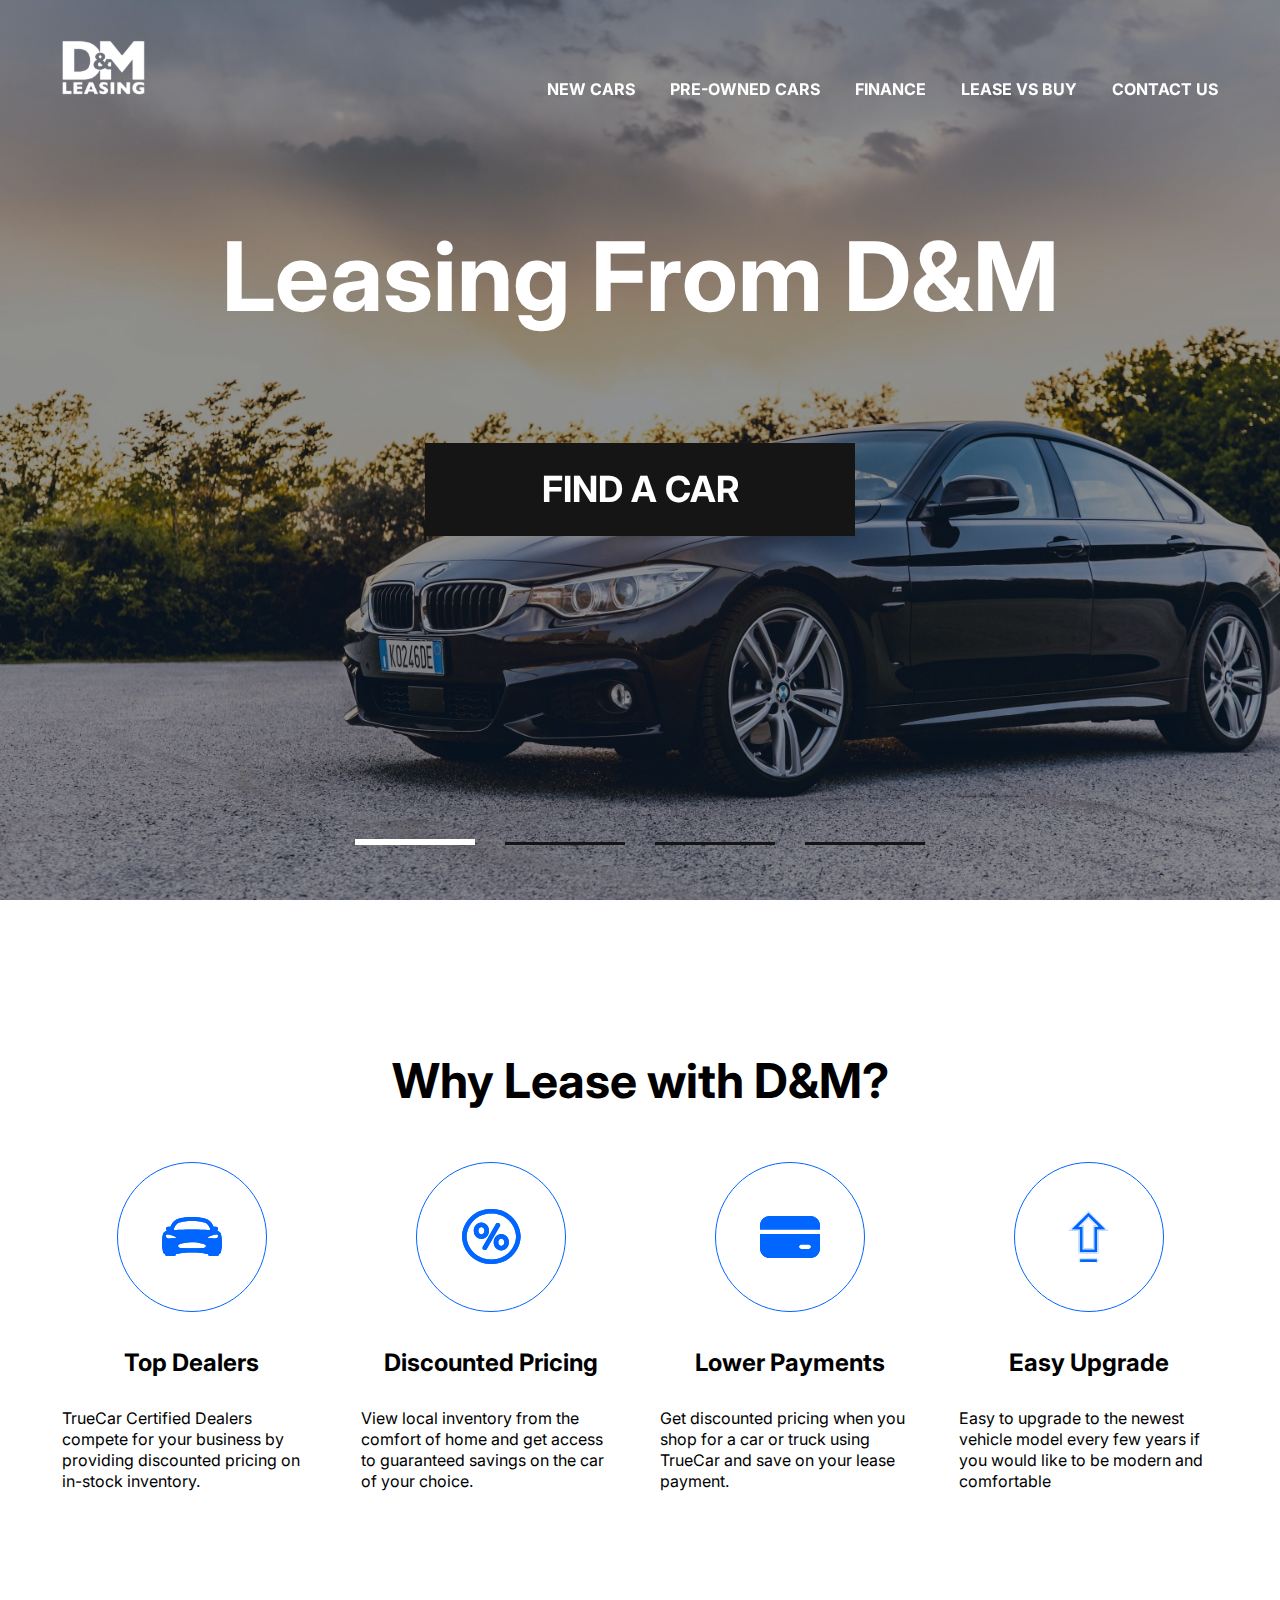
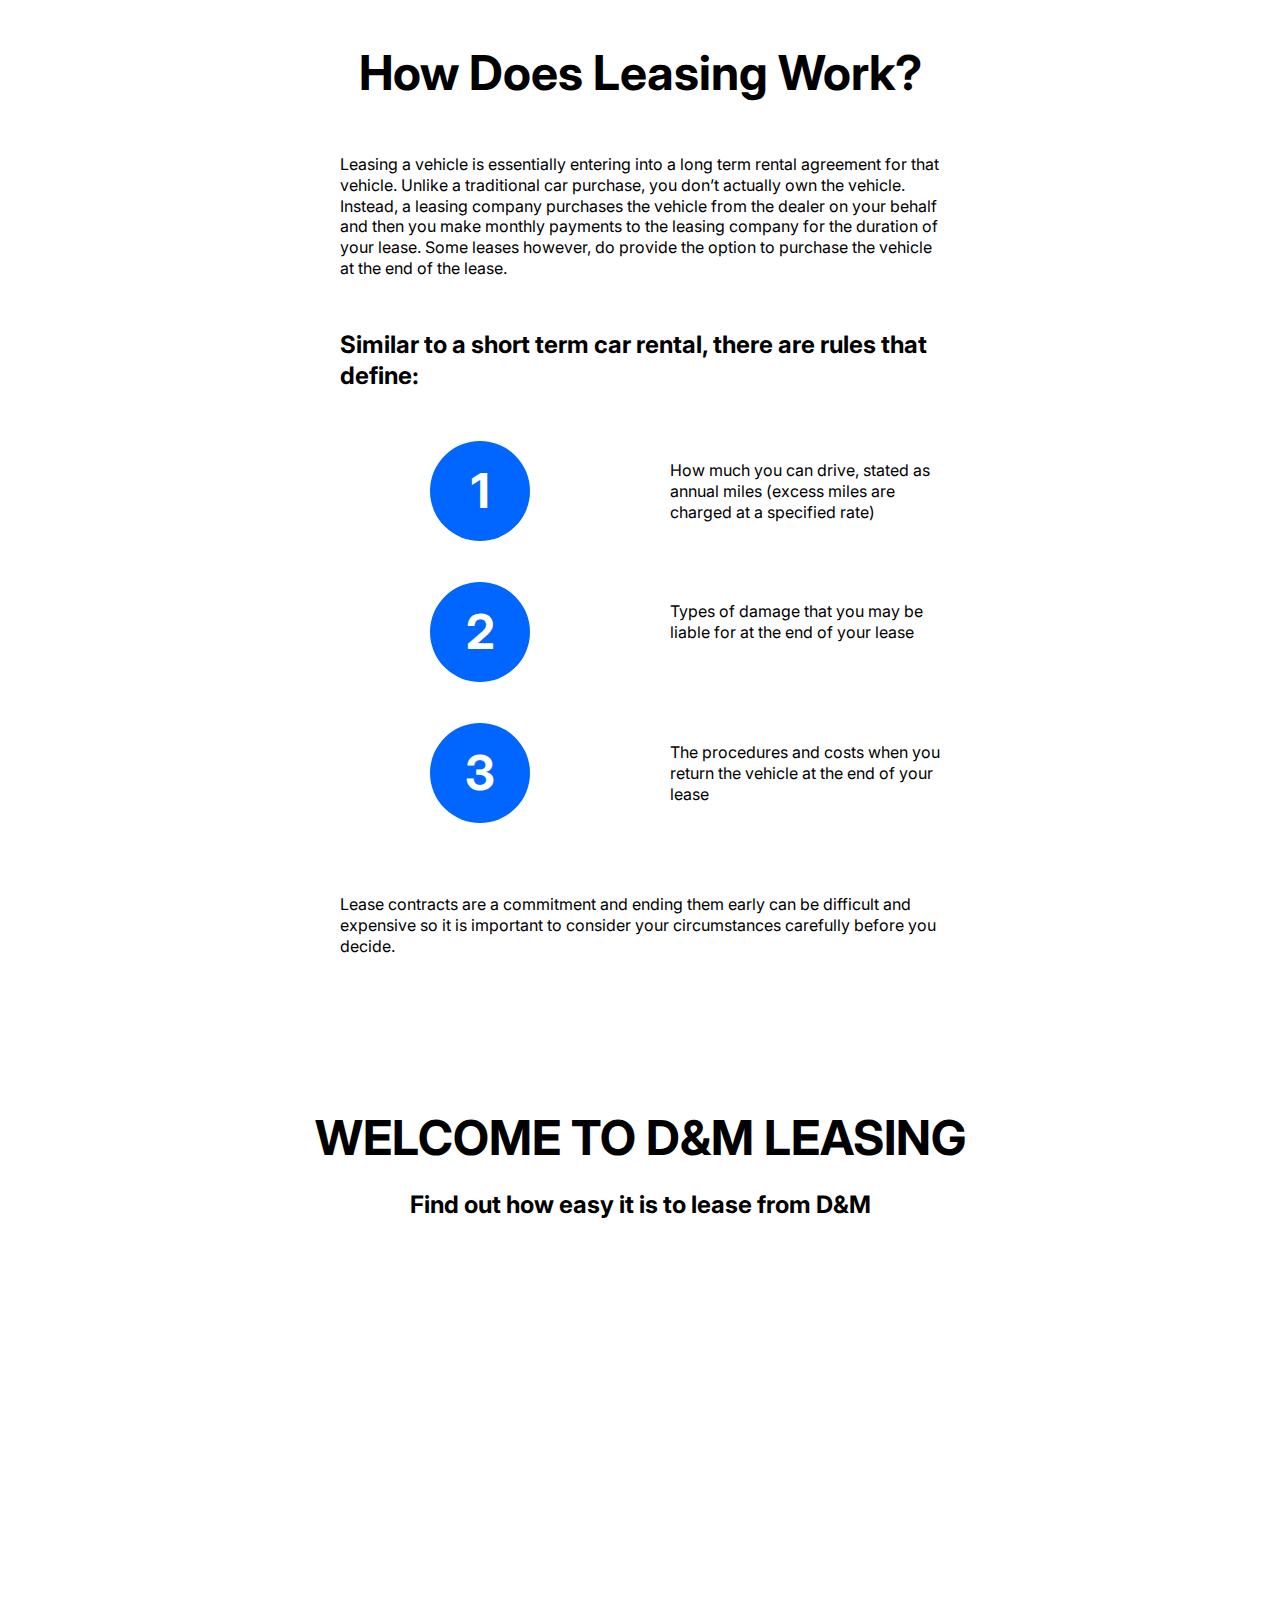
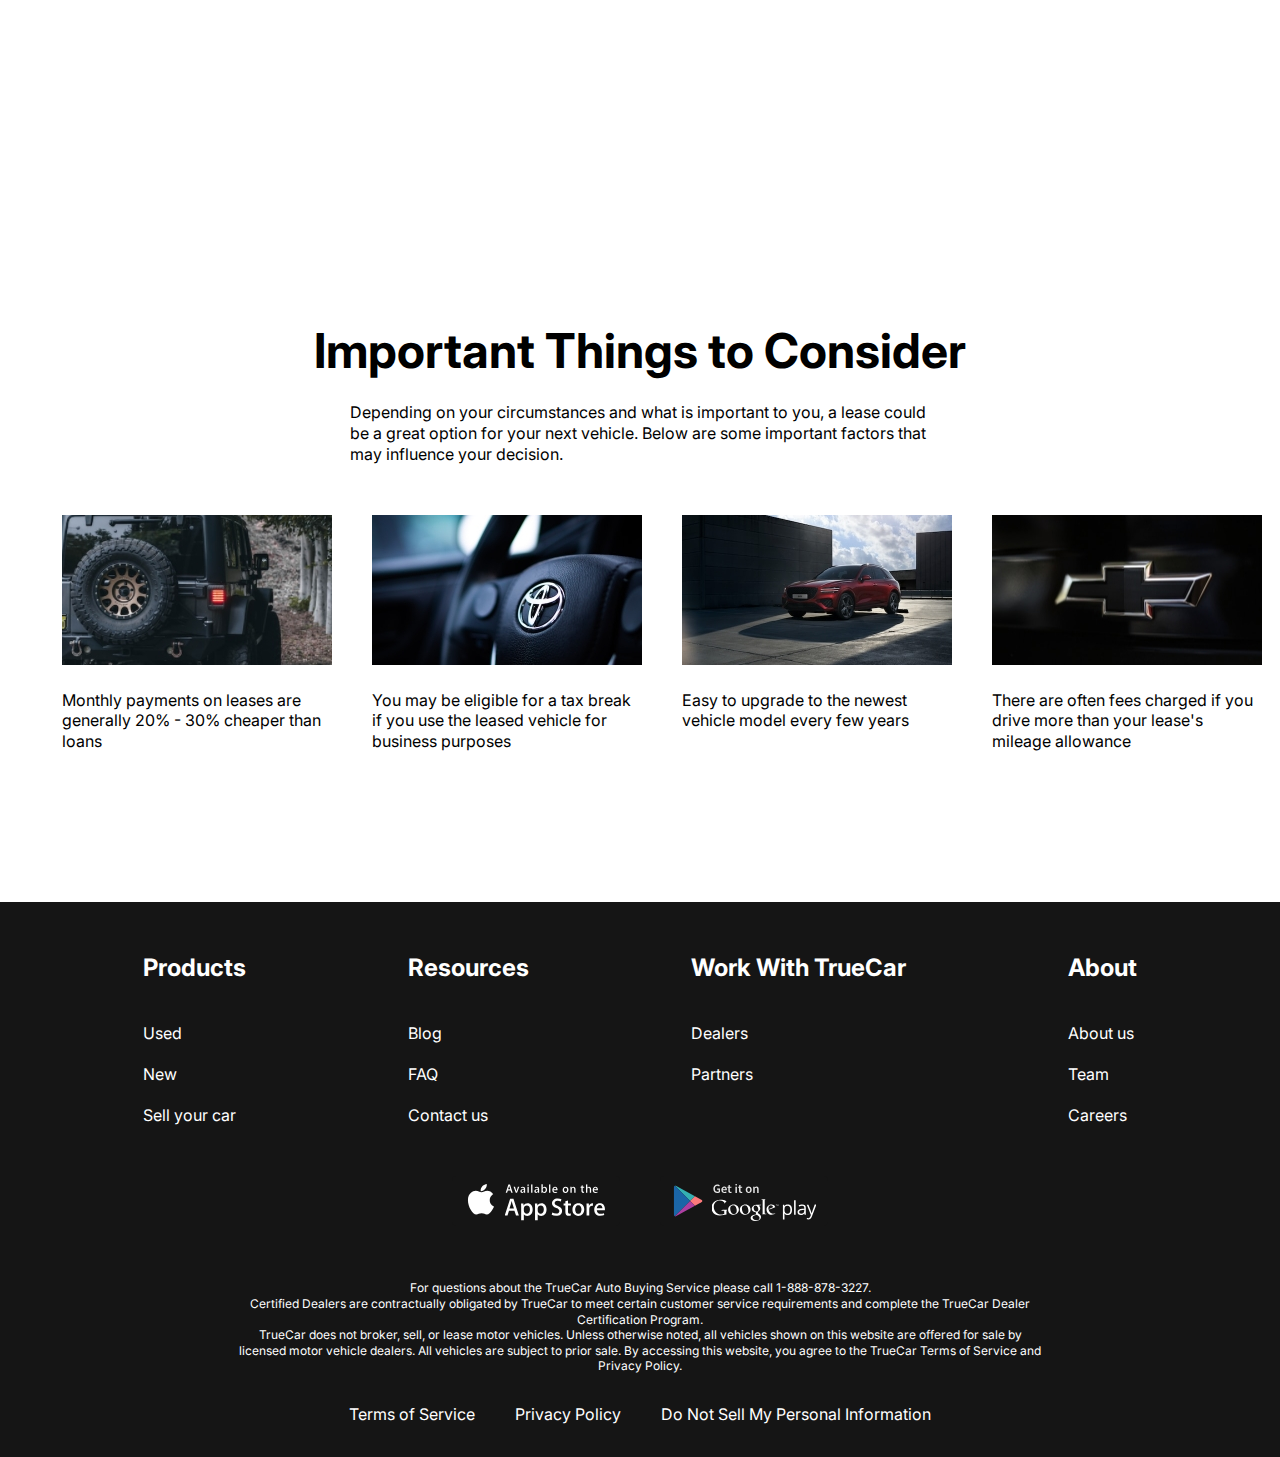
<file: index.html>
<!DOCTYPE html>
<html lang="en">
<head>
    <meta charset="UTF-8">
    <meta name="viewport" content="width=device-width, initial-scale=1.0">
    <title>D & M Leasing</title>
    <link rel="preconnect" href="https://fonts.googleapis.com">
    <link rel="preconnect" href="https://fonts.gstatic.com" crossorigin>
    <link href="https://fonts.googleapis.com/css2?family=Inter:wght@100..900&display=swap" rel="stylesheet">
    <link rel="stylesheet" href="css/normalize.css">
    <link rel="stylesheet" href="css/swiper-bundle.min.css">
    <link rel="stylesheet" href="css/basic.css">
    <link rel="stylesheet" href="css/header.css">
    <link rel="stylesheet" href="css/top.css">
    <link rel="stylesheet" href="css/slider.css">
    <link rel="stylesheet" href="css/why-lease.css">
    <link rel="stylesheet" href="css/how-lease.css">
    <link rel="stylesheet" href="css/video.css">
    <link rel="stylesheet" href="css/important.css">
    <link rel="stylesheet" href="css/footer.css">
    <link rel="stylesheet" href="css/media-main.css">
</head>
<body>
    <div class="wrapper">
        <header class="header header-main">
            <div class="container">
                <div class="header__inner">
                    <a class="logo" href="index.html">
                        <img class="logo__img" src="img/logo.svg" alt="">
                    </a>
                    <nav class="menu">
                        <button class="menu__btn">
                            <span></span>
                            <span></span>
                            <span></span>
                        </button>
                        <ul class="menu__list">
                            <li class="menu__list-item">
                                <a href="cars.html" class="menu__list-link">NEW CARS</a>
                            </li>
                            <li class="menu__list-item">
                                <a href="#" class="menu__list-link">PRE-OWNED CARS</a>
                            </li>
                            <li class="menu__list-item">
                                <a href="#" class="menu__list-link">FINANCE</a>
                            </li>
                            <li class="menu__list-item">
                                <a href="#" class="menu__list-link">LEASE VS BUY</a>
                            </li>
                            <li class="menu__list-item">
                            <a href="contacts.html" class="menu__list-link">CONTACT US</a>
                            </li>
                        </ul>
                    </nav>
                </div>
            </div>
        </header>
        <main class="main">
            <section class="top">
                <div class="container">
                    <h1 class="top__title">Leasing From D&M</h1>
                    <a class="top__link" href="cars.html">FIND A CAR</a>
                </div>
            </section>
            <div class="slider">
                <div class="swiper">
                    <div class="swiper-wrapper">
                        <div class="swiper-slide" style="background-image: url(img/slider-1.jpeg);"></div>
                        <div class="swiper-slide" style="background-image: url(img/slider-2.jpeg);"></div>
                        <div class="swiper-slide" style="background-image: url(img/slider-1.jpeg);"></div>
                        <div class="swiper-slide" style="background-image: url(img/slider-2.jpeg);"></div>
                    </div>
                    <div class="swiper-pagination"></div>
                </div>
            </div>
            <section class="why-lease">
                <div class="container">
                    <h2 class="section-title">Why Lease with D&M?</h2>
                    <ul class="why-lease__list">
                        <li class="why-lease__item">
                            <img class="why-lease__item-img" src="img/dealers.svg" alt="icon">
                            <h3 class="why-lease__item-title">Top Dealers</h3>
                            <p class="why-lease__item-text">TrueCar Certified Dealers compete for your business by providing discounted pricing on in-stock inventory.</p>
                        </li>
                        <li class="why-lease__item">
                            <img class="why-lease__item-img" src="img/discount.svg" alt="icon">
                            <h3 class="why-lease__item-title">Discounted Pricing</h3>
                            <p class="why-lease__item-text">View local inventory from the comfort of home and get access to guaranteed savings on the car of your choice.</p>
                        </li>
                        <li class="why-lease__item">
                            <img class="why-lease__item-img" src="img/payments.svg" alt="icon">
                            <h3 class="why-lease__item-title">Lower Payments</h3>
                            <p class="why-lease__item-text">Get discounted pricing when you shop for a car or truck using TrueCar and save on your lease payment.</p>
                        </li>
                        <li class="why-lease__item">
                            <img class="why-lease__item-img" src="img/upgrade.svg" alt="icon">
                            <h3 class="why-lease__item-title">Easy Upgrade</h3>
                            <p class="why-lease__item-text">Easy to upgrade to the newest vehicle model every few years if you would like to be modern and comfortable</p>
                        </li>
                    </ul>
                </div>
            </section>
            <section class="how-lease">
                <div class="container">
                    <div class="how-lease__inner">
                        <h2 class="section-title">How Does Leasing Work?</h2>
                        <p class="how-lease__text">Leasing a vehicle is essentially entering into a long term rental agreement for that vehicle. Unlike a traditional car purchase, you don’t actually own the vehicle. Instead, a leasing company purchases the vehicle from the dealer on your behalf and then you make monthly payments to the leasing company for the duration of your lease. Some leases however, do provide the option to purchase the vehicle at the end of the lease.</p>
                        <h4 class="how-lease__title">Similar to a short term car rental, there are rules that define:</h4>
                        <ol class="how-lease__list">
                            <li class="how-lease__item">
                                <p class="how-lease__item-text">How much you can drive, stated as annual miles (excess miles are charged at a specified rate)</p>
                            </li>
                            <li class="how-lease__item">
                                <p class="how-lease__item-text">Types of damage that you may be liable for at the end of your lease</p>
                            </li>
                            <li class="how-lease__item">
                                <p class="how-lease__item-text">The procedures and costs when you return the vehicle at the end of your lease</p>
                            </li>
                        </ol>
                        <p class="how-lease__text">
                            Lease contracts are a commitment and ending them early can be difficult and expensive so it is important to consider your circumstances carefully before you decide.
                        </p>
                    </div>
                </div>
            </section>
            <section class="video">
                <div class="container">
                    <h2 class="section-title video__title">WELCOME TO D&M LEASING</h2>
                    <p class="video__text">Find out how easy it is to lease from D&M</p>
                    <iframe class="video__content" width="1000" height="500" src="https://www.youtube.com/embed/F2k7xpNFDTU?si=Cshl0SmIKZHNOOrB" title="YouTube video player" frameborder="0" allow="accelerometer; autoplay; clipboard-write; encrypted-media; gyroscope; picture-in-picture; web-share" allowfullscreen></iframe>
                </div>
            </section>
            <section class="important">
                <div class="container">
                    <h2 class="section-title important__title">Important Things to Consider</h2>
                    <p class="important__text">Depending on your circumstances and what is important to you, a lease could be a great option for your next vehicle. Below are some important factors that may influence your decision.</p>
                    <ul class="important__list">
                        <li class="important__item">
                            <img class="important__item-img" src="img/important-img-1.jpeg" alt="">
                            <p class="important__item-text">Monthly payments on leases are generally 20% - 30% cheaper than loans</p>
                        </li>
                        <li class="important__item">
                            <img class="important__item-img" src="img/important-img-2.jpeg" alt="">
                            <p class="important__item-text">You may be eligible for a tax break if you use the leased vehicle for business purposes</p>
                        </li>
                        <li class="important__item">
                            <img class="important__item-img" src="img/important-img-3.jpeg" alt="">
                            <p class="important__item-text">Easy to upgrade to the newest vehicle model every few years</p>
                        </li>
                        <li class="important__item">
                            <img class="important__item-img" src="img/important-img-4.jpeg" alt="">
                            <p class="important__item-text">There are often fees charged if you drive more than your lease's mileage allowance</p>
                        </li>
                    </ul>
                </div>
            </section>
        </main>
        <footer class="footer">
            <div class="container">
                <nav class="footer__menu">
                    <ul class="footer__menu-list">
                        <li class="footer__menu-item">
                            <h4 class="footer__menu-title">Products</h4>
                        </li>
                        <li class="footer__menu-item">
                            <a href="#" class="footer__menu-link">Used</a>
                        </li>
                        <li class="footer__menu-item">
                            <a href="#" class="footer__menu-link">New</a>
                        </li>
                        <li class="footer__menu-item">
                            <a href="#" class="footer__menu-link">Sell your car</a>
                        </li>
                    </ul>
                    <ul class="footer__menu-list">
                        <li class="footer__menu-item">
                            <h4 class="footer__menu-title">Resources</h4>
                        </li>
                        <li class="footer__menu-item">
                            <a href="#" class="footer__menu-link">Blog</a>
                        </li>
                        <li class="footer__menu-item">
                            <a href="#" class="footer__menu-link">FAQ</a>
                        </li>
                        <li class="footer__menu-item">
                            <a href="#" class="footer__menu-link">Contact us</a>
                        </li>
                    </ul>
                    <ul class="footer__menu-list">
                        <li class="footer__menu-item">
                            <h4 class="footer__menu-title">Work With TrueCar</h4>
                        </li>
                        <li class="footer__menu-item">
                            <a href="#" class="footer__menu-link">Dealers</a>
                        </li>
                        <li class="footer__menu-item">
                            <a href="#" class="footer__menu-link">Partners</a>
                        </li>
                    </ul>
                    <ul class="footer__menu-list">
                        <li class="footer__menu-item">
                            <h4 class="footer__menu-title">About</h4>
                        </li>
                        <li class="footer__menu-item">
                            <a href="#" class="footer__menu-link">About us</a>
                        </li>
                        <li class="footer__menu-item">
                            <a href="#" class="footer__menu-link">Team</a>
                        </li>
                        <li class="footer__menu-item">
                            <a href="#" class="footer__menu-link">Careers</a>
                        </li>
                    </ul>
                </nav>
                <ul class="app">
                    <li class="app__item">
                        <a href="#" class="app__item-link">
                            <img class="app__item-img" src="img/app-store.svg" alt="App Store">
                        </a>
                    </li>
                    <li class="app__item">
                        <a href="#" class="app__item-link">
                            <img class="app__item-img" src="img/google-play.svg" alt="Google play">
                        </a>
                    </li>
                </ul>
                <div class="footer__copy">
                    <p class="footer__copy-text">For questions about the TrueCar Auto Buying Service please call 1-888-878-3227.<br> Certified Dealers are contractually obligated by TrueCar to meet certain customer service requirements and complete the TrueCar Dealer<br> Certification Program.</p>
                    <p class="footer__copy-text">TrueCar does not broker, sell, or lease motor vehicles. Unless otherwise noted, all vehicles shown on this website are offered for sale by<br> licensed motor vehicle dealers. All vehicles are subject to prior sale. By accessing this website, you agree to the TrueCar Terms of Service and<br> Privacy Policy.</p>
                </div>
                <nav class="copy__nav">
                    <ul class="copy__nav-list">
                        <li class="copy__nav-item">
                            <a href="#" class="copy__nav-link">Terms of Service</a>
                        </li>
                        <li class="copy__nav-item">
                            <a href="#" class="copy__nav-link">Privacy Policy</a>
                        </li>
                        <li class="copy__nav-item">
                            <a href="#" class="copy__nav-link">Do Not Sell My Personal Information</a>
                        </li>
                    </ul>
                </nav>
            </div>
        </footer>
    </div>
    <script src="js/swiper-bundle.min.js"></script>
    <script src="js/main.js"></script>
</body>
</html>
</file>
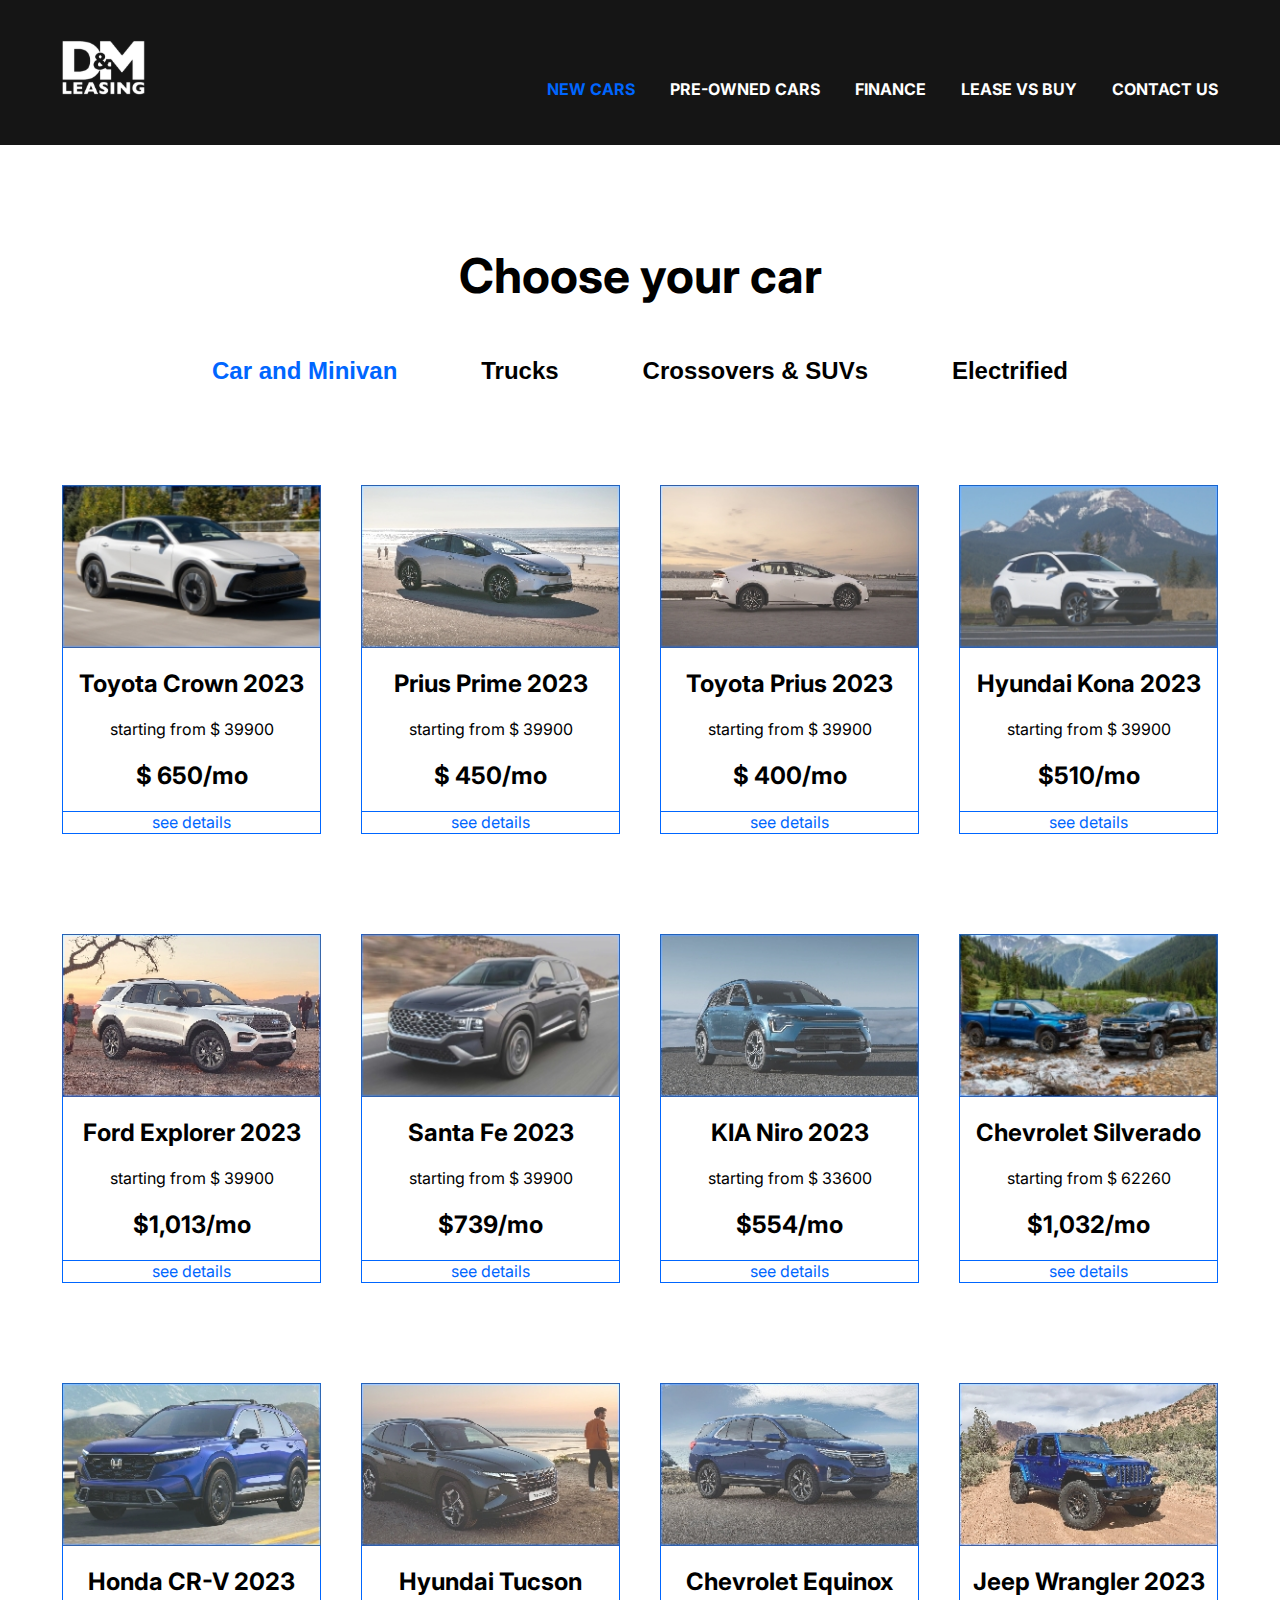
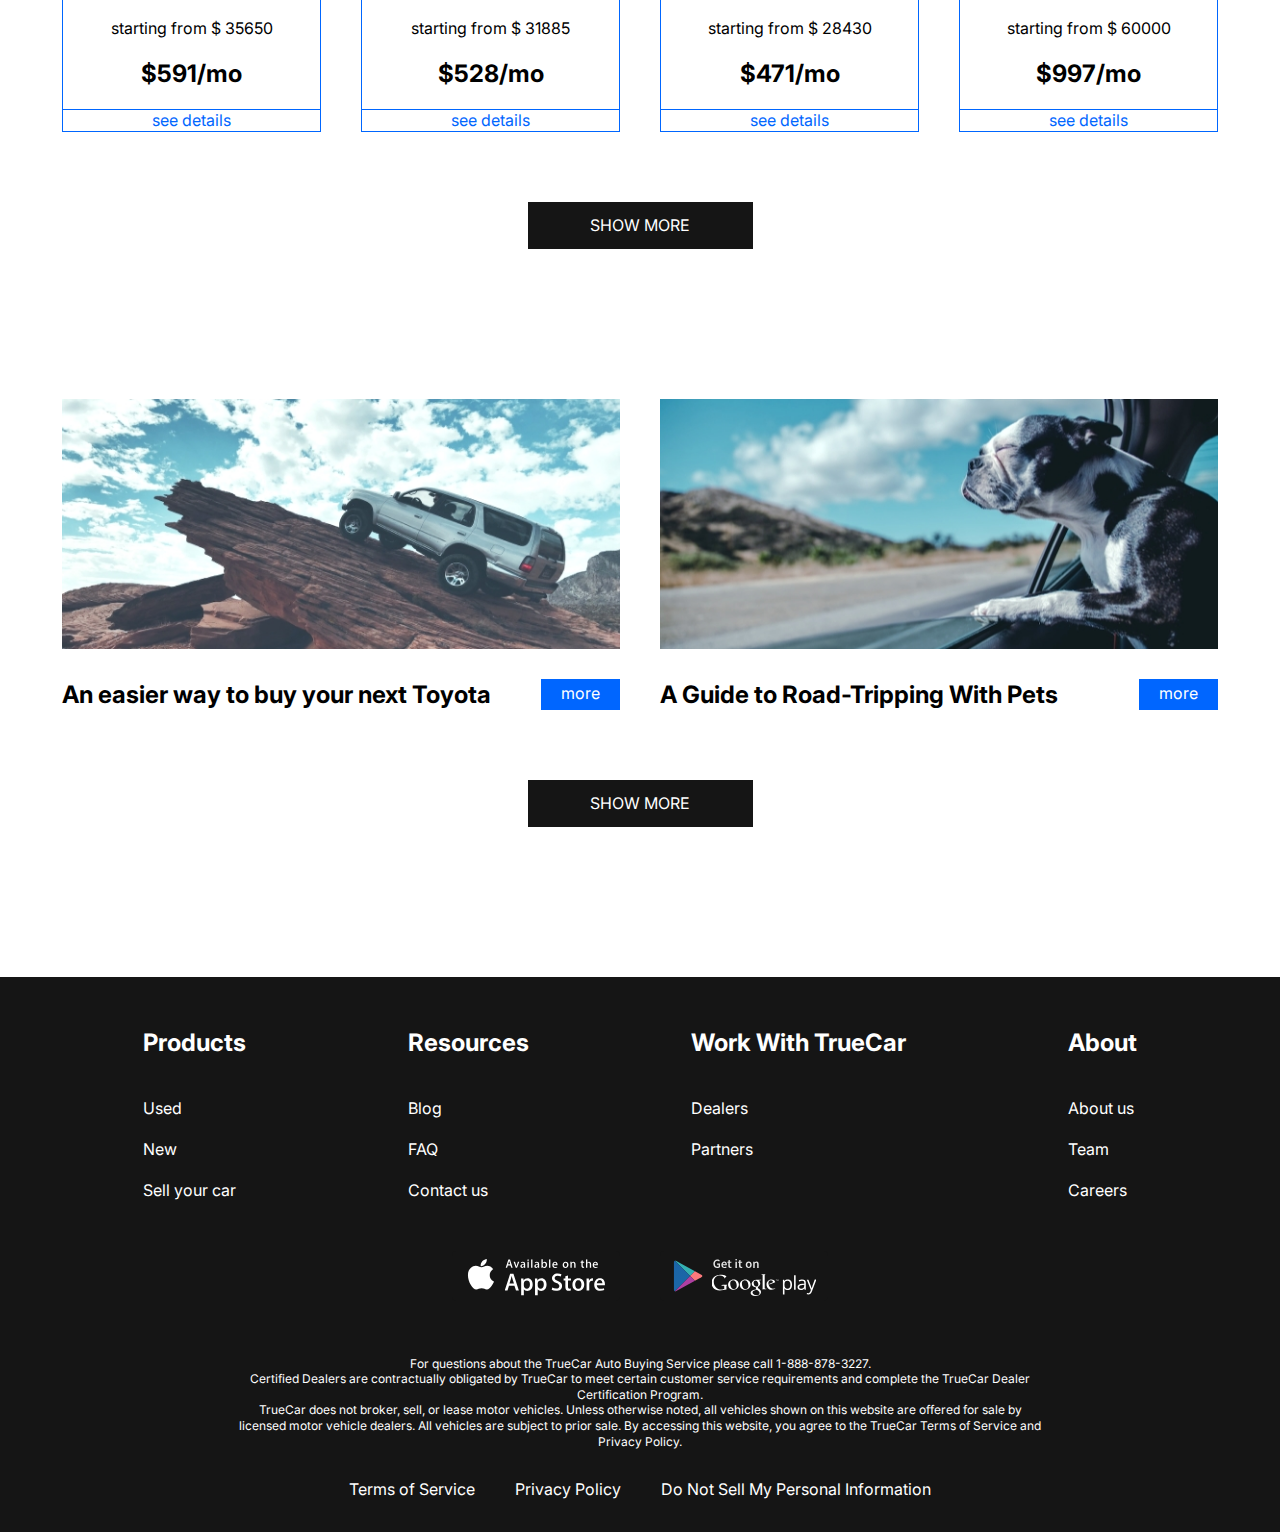
<file: cars.html>
<!DOCTYPE html>
<html lang="en">
<head>
    <meta charset="UTF-8">
    <meta name="viewport" content="width=device-width, initial-scale=1.0">
    <title>D & M Leasing</title>
    <link rel="preconnect" href="https://fonts.googleapis.com">
    <link rel="preconnect" href="https://fonts.gstatic.com" crossorigin>
    <link href="https://fonts.googleapis.com/css2?family=Inter:wght@100..900&display=swap" rel="stylesheet">
    <link rel="stylesheet" href="css/basic.css">
    <link rel="stylesheet" href="css/header.css">
    <link rel="stylesheet" href="css/choose.css">
    <link rel="stylesheet" href="css/blog.css">
    <link rel="stylesheet" href="css/footer.css">
    <link rel="stylesheet" href="css/media-cars.css">
</head>
<body>
    <div class="wrapper">
        <header class="header">
            <div class="container">
                <div class="header__inner">
                    <a class="logo" href="index.html">
                        <img class="logo__img" src="img/logo.svg" alt="image">
                    </a>
                    <nav class="menu">
                        <button class="menu__btn">
                            <span></span>
                            <span></span>
                            <span></span>
                        </button>
                        <ul class="menu__list">
                            <li class="menu__list-item">
                                <a href="#" class="menu__list-link menu__list-link--active">NEW CARS</a>
                            </li>
                            <li class="menu__list-item">
                                <a href="#" class="menu__list-link">PRE-OWNED CARS</a>
                            </li>
                            <li class="menu__list-item">
                                <a href="#" class="menu__list-link">FINANCE</a>
                            </li>
                            <li class="menu__list-item">
                                <a href="#" class="menu__list-link">LEASE VS BUY</a>
                            </li>
                            <li class="menu__list-item">
                                <a href="contacts.html" class="menu__list-link">CONTACT US</a>
                            </li>
                        </ul>
                    </nav>
                </div>
            </div>
        </header>
        <main class="main">
            <section class="choose">
                <div class="container">
                    <h2 class="section-title">Choose your car</h2>
                    <div class="tabs">
                        <div class="tabs__btn">
                            <button class="tabs__btn-item tabs__btn-item--active" data-button="content-1">Car and Minivan</button>
                            <button class="tabs__btn-item" data-button="content-2">Trucks</button>
                            <button class="tabs__btn-item" data-button="content-3">Crossovers & SUVs</button>
                            <button class="tabs__btn-item" data-button="content-4">Electrified</button>
                        </div>
                        <div class="tabs__content">
                            <div class="tabs__content-item tabs__content-item--active" id="content-1">
                                <div class="card">
                                    <img class="card__img" src="img/toyota-crown.jpeg" alt="Toyota Crown">
                                    <div class="card__content">
                                        <h4 class="card__title">Toyota Crown 2023</h4>
                                        <p class="card__text">starting from $ 39900</p>
                                        <p class="card__price">$ 650/mo</p>
                                    </div>
                                    <a class="card__link" href="#" >see details</a>
                                </div>
                                <div class="card">
                                    <img class="card__img" src="img/prius-prime.jpeg" alt="Prius Prime">
                                    <div class="card__content">
                                        <h4 class="card__title">Prius Prime 2023</h4>
                                        <p class="card__text">starting from $ 39900</p>
                                        <p class="card__price"> $ 450/mo</p>
                                    </div>
                                    <a class="card__link" href="#" >see details</a>
                                </div>
                                <div class="card">
                                    <img class="card__img" src="img/toyota-prius.jpeg" alt="Toyota Prius">
                                    <div class="card__content">
                                        <h4 class="card__title">Toyota Prius 2023</h4>
                                        <p class="card__text">starting from $ 39900</p>
                                        <p class="card__price"> $ 400/mo</p>
                                    </div>
                                    <a class="card__link" href="#" >see details</a>
                                </div>
                                <div class="card">
                                    <img class="card__img" src="img/hyundai-kona.jpeg" alt="Hyundai Kona">
                                    <div class="card__content">
                                        <h4 class="card__title">Hyundai Kona 2023</h4>
                                        <p class="card__text">starting from $ 39900</p>
                                        <p class="card__price">$510/mo</p>
                                    </div>
                                    <a class="card__link" href="#" >see details</a>
                                </div>
                                <div class="card">
                                    <img class="card__img" src="img/ford-explorer.jpeg" alt="Ford Explorer">
                                    <div class="card__content">
                                        <h4 class="card__title">Ford Explorer 2023</h4>
                                        <p class="card__text">starting from $ 39900</p>
                                        <p class="card__price">$1,013/mo</p>
                                    </div>
                                    <a class="card__link" href="#" >see details</a>
                                </div>
                                <div class="card">
                                    <img class="card__img" src="img/satna-fe.jpeg" alt="Santa  Fe">
                                    <div class="card__content">
                                        <h4 class="card__title">Santa  Fe 2023</h4>
                                        <p class="card__text">starting from $ 39900</p>
                                        <p class="card__price">$739/mo</p>
                                    </div>
                                    <a class="card__link" href="#" >see details</a>
                                </div>
                                <div class="card">
                                    <img class="card__img" src="img/kia-niro.jpeg" alt="KIA Niro">
                                    <div class="card__content">
                                        <h4 class="card__title">KIA Niro 2023</h4>
                                        <p class="card__text">starting from $ 33600</p>
                                        <p class="card__price">$554/mo</p>
                                    </div>
                                    <a class="card__link" href="#" >see details</a>
                                </div>
                                <div class="card">
                                    <img class="card__img" src="img/chevrolet-silverado.jpeg" alt="Chevrolet Silverado">
                                    <div class="card__content">
                                        <h4 class="card__title">Chevrolet Silverado</h4>
                                        <p class="card__text">starting from $ 62260</p>
                                        <p class="card__price">$1,032/mo</p>
                                    </div>
                                    <a class="card__link" href="#" >see details</a>
                                </div>
                                <div class="card">
                                    <img class="card__img" src="img/honda-crv.jpeg" alt="Honda CR-V">
                                    <div class="card__content">
                                        <h4 class="card__title">Honda CR-V 2023</h4>
                                        <p class="card__text">starting from $ 35650</p>
                                        <p class="card__price">$591/mo</p>
                                    </div>
                                    <a class="card__link" href="#" >see details</a>
                                </div>
                                <div class="card">
                                    <img class="card__img" src="img/hyundai-tucson.jpeg" alt="Hyundai Tucson">
                                    <div class="card__content">
                                        <h4 class="card__title">Hyundai Tucson</h4>
                                        <p class="card__text">starting from $ 31885</p>
                                        <p class="card__price">$528/mo</p>
                                    </div>
                                    <a class="card__link" href="#" >see details</a>
                                </div>
                                <div class="card">
                                    <img class="card__img" src="img/chevrolet-equinox.jpeg" alt="Chevrolet Equinox">
                                    <div class="card__content">
                                        <h4 class="card__title">Chevrolet Equinox </h4>
                                        <p class="card__text">starting from $ 28430</p>
                                        <p class="card__price">$471/mo</p>
                                    </div>
                                    <a class="card__link" href="#" >see details</a>
                                </div>
                                <div class="card">
                                    <img class="card__img" src="img/jeep-wrangler.jpeg" alt="Jeep Wrangler">
                                    <div class="card__content">
                                        <h4 class="card__title">Jeep Wrangler 2023</h4>
                                        <p class="card__text">starting from $ 60000</p>
                                        <p class="card__price">$997/mo</p>
                                    </div>
                                    <a class="card__link" href="#" >see details</a>
                                </div>
                            </div>
                            <div class="tabs__content-item" id="content-2">
                                <div class="card">
                                    <img class="card__img" src="img/ford-explorer.jpeg" alt="Ford Explorer">
                                    <div class="card__content">
                                        <h4 class="card__title">Ford Explorer 2023</h4>
                                        <p class="card__text">starting from $ 39900</p>
                                        <p class="card__price">$1,013/mo</p>
                                    </div>
                                    <a class="card__link" href="#" >see details</a>
                                </div>
                                <div class="card">
                                    <img class="card__img" src="img/satna-fe.jpeg" alt="Santa  Fe">
                                    <div class="card__content">
                                        <h4 class="card__title">Santa  Fe 2023</h4>
                                        <p class="card__text">starting from $ 39900</p>
                                        <p class="card__price">$739/mo</p>
                                    </div>
                                    <a class="card__link" href="#" >see details</a>
                                </div>
                                <div class="card">
                                    <img class="card__img" src="img/kia-niro.jpeg" alt="KIA Niro">
                                    <div class="card__content">
                                        <h4 class="card__title">KIA Niro 2023</h4>
                                        <p class="card__text">starting from $ 33600</p>
                                        <p class="card__price">$554/mo</p>
                                    </div>
                                    <a class="card__link" href="#" >see details</a>
                                </div>
                                <div class="card">
                                    <img class="card__img" src="img/chevrolet-silverado.jpeg" alt="Chevrolet Silverado">
                                    <div class="card__content">
                                        <h4 class="card__title">Chevrolet Silverado</h4>
                                        <p class="card__text">starting from $ 62260</p>
                                        <p class="card__price">$1,032/mo</p>
                                    </div>
                                    <a class="card__link" href="#" >see details</a>
                                </div>
                            </div>
                            <div class="tabs__content-item" id="content-3">
                                <div class="card">
                                    <img class="card__img" src="img/honda-crv.jpeg" alt="Honda CR-V">
                                    <div class="card__content">
                                        <h4 class="card__title">Honda CR-V 2023</h4>
                                        <p class="card__text">starting from $ 35650</p>
                                        <p class="card__price">$591/mo</p>
                                    </div>
                                    <a class="card__link" href="#" >see details</a>
                                </div>
                                <div class="card">
                                    <img class="card__img" src="img/hyundai-tucson.jpeg" alt="Hyundai Tucson">
                                    <div class="card__content">
                                        <h4 class="card__title">Hyundai Tucson</h4>
                                        <p class="card__text">starting from $ 31885</p>
                                        <p class="card__price">$528/mo</p>
                                    </div>
                                    <a class="card__link" href="#" >see details</a>
                                </div>
                                <div class="card">
                                    <img class="card__img" src="img/chevrolet-equinox.jpeg" alt="Chevrolet Equinox">
                                    <div class="card__content">
                                        <h4 class="card__title">Chevrolet Equinox </h4>
                                        <p class="card__text">starting from $ 28430</p>
                                        <p class="card__price">$471/mo</p>
                                    </div>
                                    <a class="card__link" href="#" >see details</a>
                                </div>
                                <div class="card">
                                    <img class="card__img" src="img/jeep-wrangler.jpeg" alt="Jeep Wrangler">
                                    <div class="card__content">
                                        <h4 class="card__title">Jeep Wrangler 2023</h4>
                                        <p class="card__text">starting from $ 60000</p>
                                        <p class="card__price">$997/mo</p>
                                    </div>
                                    <a class="card__link" href="#" >see details</a>
                                </div>
                            </div>
                            <div class="tabs__content-item" id="content-4">
                                <div class="card">
                                    <img class="card__img" src="img/toyota-crown.jpeg" alt="Toyota Crown">
                                    <div class="card__content">
                                        <h4 class="card__title">Toyota Crown 2023</h4>
                                        <p class="card__text">starting from $ 39900</p>
                                        <p class="card__price">$ 650/mo</p>
                                    </div>
                                    <a class="card__link" href="#" >see details</a>
                                </div>
                                <div class="card">
                                    <img class="card__img" src="img/prius-prime.jpeg" alt="Prius Prime">
                                    <div class="card__content">
                                        <h4 class="card__title">Prius Prime 2023</h4>
                                        <p class="card__text">starting from $ 39900</p>
                                        <p class="card__price"> $ 450/mo</p>
                                    </div>
                                    <a class="card__link" href="#" >see details</a>
                                </div>
                                <div class="card">
                                    <img class="card__img" src="img/toyota-prius.jpeg" alt="Toyota Prius">
                                    <div class="card__content">
                                        <h4 class="card__title">Toyota Prius 2023</h4>
                                        <p class="card__text">starting from $ 39900</p>
                                        <p class="card__price"> $ 400/mo</p>
                                    </div>
                                    <a class="card__link" href="#" >see details</a>
                                </div>
                                <div class="card">
                                    <img class="card__img" src="img/hyundai-kona.jpeg" alt="Hyundai Kona">
                                    <div class="card__content">
                                        <h4 class="card__title">Hyundai Kona 2023</h4>
                                        <p class="card__text">starting from $ 39900</p>
                                        <p class="card__price">$510/mo</p>
                                    </div>
                                    <a class="card__link" href="#" >see details</a>
                                </div>
                            </div>
                        </div>
                    </div>
                    <a class="showmore__link">SHOW MORE</a>
                </div>
            </section>
            <section class="blog">
                <div class="container">
                    <div class="blog__items">
                        <div class="blog__item">
                            <img class="blog__item-img" src="img/blog-img-1.jpeg" alt="image">
                            <h4 class="blog__item-title">An easier way to buy your next Toyota</h4>
                            <a href="#" class="blog__item-link">more</a>
                        </div>
                        <div class="blog__item">
                            <img class="blog__item-img" src="img/blog-img-2.jpeg" alt="image">
                            <h4 class="blog__item-title">A Guide to Road-Tripping With Pets</h4>
                            <a href="#" class="blog__item-link">more</a>
                        </div>
                    </div>
                    <a class="showmore__link">SHOW MORE</a>
                </div>
            </section>
        </main>
        <footer class="footer">
            <div class="container">
                <nav class="footer__menu">
                    <ul class="footer__menu-list">
                        <li class="footer__menu-item">
                            <h4 class="footer__menu-title">Products</h4>
                        </li>
                        <li class="footer__menu-item">
                            <a href="#" class="footer__menu-link">Used</a>
                        </li>
                        <li class="footer__menu-item">
                            <a href="#" class="footer__menu-link">New</a>
                        </li>
                        <li class="footer__menu-item">
                            <a href="#" class="footer__menu-link">Sell your car</a>
                        </li>
                    </ul>
                    <ul class="footer__menu-list">
                        <li class="footer__menu-item">
                            <h4 class="footer__menu-title">Resources</h4>
                        </li>
                        <li class="footer__menu-item">
                            <a href="#" class="footer__menu-link">Blog</a>
                        </li>
                        <li class="footer__menu-item">
                            <a href="#" class="footer__menu-link">FAQ</a>
                        </li>
                        <li class="footer__menu-item">
                            <a href="#" class="footer__menu-link">Contact us</a>
                        </li>
                    </ul>
                    <ul class="footer__menu-list">
                        <li class="footer__menu-item">
                            <h4 class="footer__menu-title">Work With TrueCar</h4>
                        </li>
                        <li class="footer__menu-item">
                            <a href="#" class="footer__menu-link">Dealers</a>
                        </li>
                        <li class="footer__menu-item">
                            <a href="#" class="footer__menu-link">Partners</a>
                        </li>
                    </ul>
                    <ul class="footer__menu-list">
                        <li class="footer__menu-item">
                            <h4 class="footer__menu-title">About</h4>
                        </li>
                        <li class="footer__menu-item">
                            <a href="#" class="footer__menu-link">About us</a>
                        </li>
                        <li class="footer__menu-item">
                            <a href="#" class="footer__menu-link">Team</a>
                        </li>
                        <li class="footer__menu-item">
                            <a href="#" class="footer__menu-link">Careers</a>
                        </li>
                    </ul>
                </nav>
                <ul class="app">
                    <li class="app__item">
                        <a href="#" class="app__item-link">
                            <img class="app__item-img" src="img/app-store.svg" alt="App Store">
                        </a>
                    </li>
                    <li class="app__item">
                        <a href="#" class="app__item-link">
                            <img class="app__item-img" src="img/google-play.svg" alt="Google play">
                        </a>
                    </li>
                </ul>
                <div class="footer__copy">
                    <p class="footer__copy-text">For questions about the TrueCar Auto Buying Service please call 1-888-878-3227.<br> Certified Dealers are contractually obligated by TrueCar to meet certain customer service requirements and complete the TrueCar Dealer<br> Certification Program.</p>
                    <p class="footer__copy-text">TrueCar does not broker, sell, or lease motor vehicles. Unless otherwise noted, all vehicles shown on this website are offered for sale by<br> licensed motor vehicle dealers. All vehicles are subject to prior sale. By accessing this website, you agree to the TrueCar Terms of Service and<br> Privacy Policy.</p>
                </div>
                <nav class="copy__nav">
                    <ul class="copy__nav-list">
                        <li class="copy__nav-item">
                            <a href="#" class="copy__nav-link">Terms of Service</a>
                        </li>
                        <li class="copy__nav-item">
                            <a href="#" class="copy__nav-link">Privacy Policy</a>
                        </li>
                        <li class="copy__nav-item">
                            <a href="#" class="copy__nav-link">Do Not Sell My Personal Information</a>
                        </li>
                    </ul>
                </nav>
            </div>
        </footer>
    </div>
    <script src="js/main.js"></script>
</body>
</html>
</file>
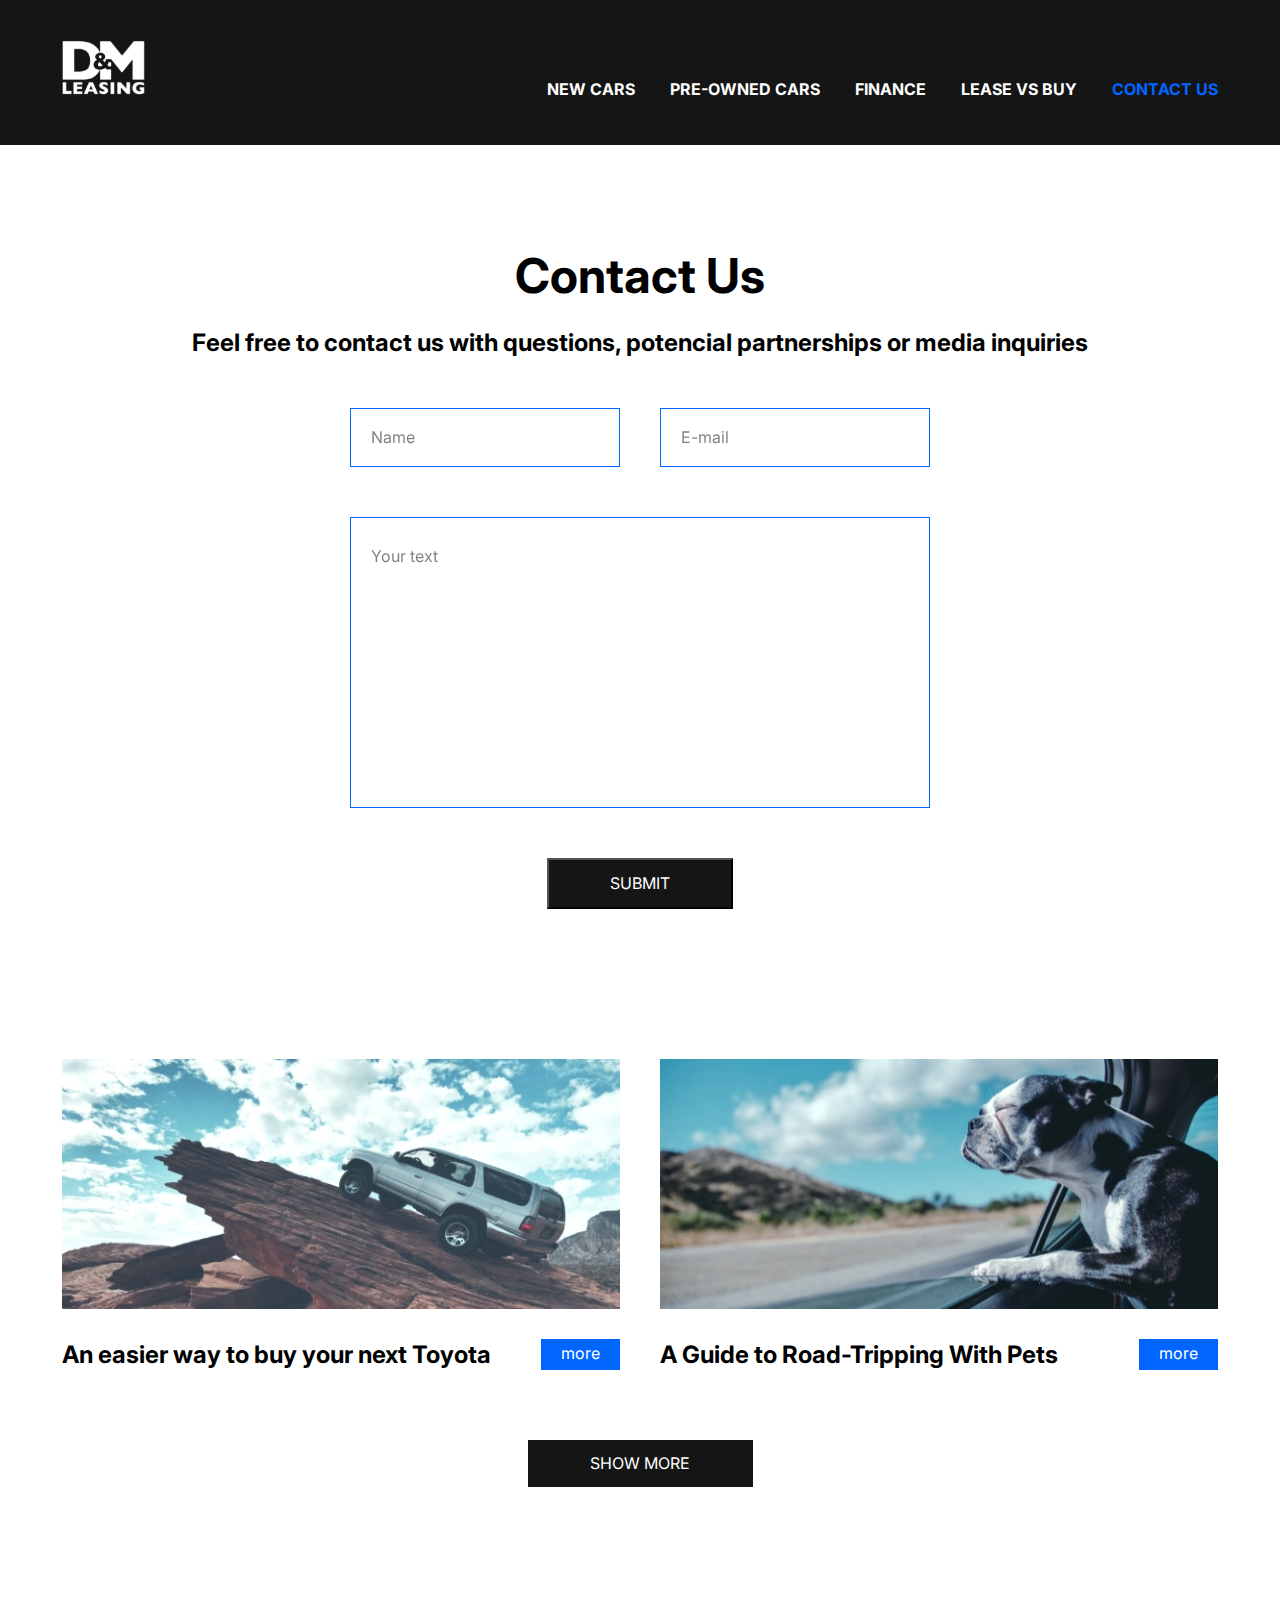
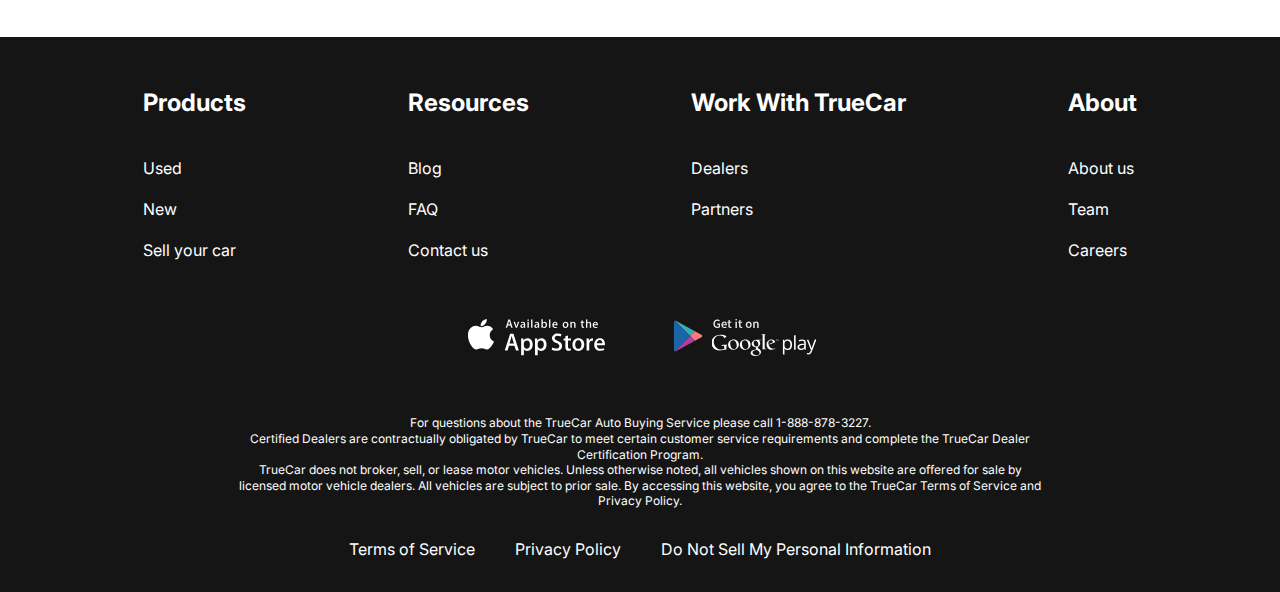
<file: contacts.html>
<!DOCTYPE html>
<html lang="en">
<head>
    <meta charset="UTF-8">
    <meta name="viewport" content="width=device-width, initial-scale=1.0">
    <title>D & M Leasing</title>
    <link rel="preconnect" href="https://fonts.googleapis.com">
    <link rel="preconnect" href="https://fonts.gstatic.com" crossorigin>
    <link href="https://fonts.googleapis.com/css2?family=Inter:wght@100..900&display=swap" rel="stylesheet">
    <link rel="stylesheet" href="css/basic.css">
    <link rel="stylesheet" href="css/header.css">
    <link rel="stylesheet" href="css/contacts.css">
    <link rel="stylesheet" href="css/blog.css">
    <link rel="stylesheet" href="css/footer.css">
    <link rel="stylesheet" href="css/media-contacts.css">
</head>
<body>
    <div class="wrapper">
        <header class="header">
            <div class="container">
                <div class="header__inner">
                    <a class="logo" href="index.html">
                        <img class="logo__img" src="img/logo.svg" alt="">
                    </a>
                    <nav class="menu">
                        <button class="menu__btn">
                            <span></span>
                            <span></span>
                            <span></span>
                        </button>
                        <ul class="menu__list">
                            <li class="menu__list-item">
                                <a href="cars.html" class="menu__list-link">NEW CARS</a>
                            </li>
                            <li class="menu__list-item">
                                <a href="#" class="menu__list-link">PRE-OWNED CARS</a>
                            </li>
                            <li class="menu__list-item">
                                <a href="#" class="menu__list-link">FINANCE</a>
                            </li>
                            <li class="menu__list-item">
                                <a href="#" class="menu__list-link">LEASE VS BUY</a>
                            </li>
                            <li class="menu__list-item">
                                <a href="#" class="menu__list-link menu__list-link--active">CONTACT US</a>
                            </li>
                        </ul>
                    </nav>
                </div>
            </div>
        </header>
        <main class="main">
            <section class="contacts">
                <div class="container">
                    <h2 class="section-title contacts__title">Contact Us</h2>
                    <p class="contacts__text">Feel free to contact us with questions, potencial partnerships or media inquiries</p>
                    <form class="contacts__form">
                        <input class="form__input" type="name" placeholder="Name">
                        <input class="form__input" type="email" placeholder="E-mail">
                        <textarea class="form__textarea" placeholder="Your text"></textarea>
                        <button class="form__btn" type="submit" >SUBMIT</button>
                    </form>
                </div>
            </section>
            <section class="blog">
                <div class="container">
                    <div class="blog__items">
                        <div class="blog__item">
                            <img class="blog__item-img" src="img/blog-img-1.jpeg" alt="image">
                            <h4 class="blog__item-title">An easier way to buy your next Toyota</h4>
                            <a href="#" class="blog__item-link">more</a>
                        </div>
                        <div class="blog__item">
                            <img class="blog__item-img" src="img/blog-img-2.jpeg" alt="image">
                            <h4 class="blog__item-title">A Guide to Road-Tripping With Pets</h4>
                            <a href="#" class="blog__item-link">more</a>
                        </div>
                    </div>
                    <a class="showmore__link">SHOW MORE</a>
                </div>
            </section>
        </main>
        <footer class="footer">
            <div class="container">
                <nav class="footer__menu">
                    <ul class="footer__menu-list">
                        <li class="footer__menu-item">
                            <h4 class="footer__menu-title">Products</h4>
                        </li>
                        <li class="footer__menu-item">
                            <a href="#" class="footer__menu-link">Used</a>
                        </li>
                        <li class="footer__menu-item">
                            <a href="#" class="footer__menu-link">New</a>
                        </li>
                        <li class="footer__menu-item">
                            <a href="#" class="footer__menu-link">Sell your car</a>
                        </li>
                    </ul>
                    <ul class="footer__menu-list">
                        <li class="footer__menu-item">
                            <h4 class="footer__menu-title">Resources</h4>
                        </li>
                        <li class="footer__menu-item">
                            <a href="#" class="footer__menu-link">Blog</a>
                        </li>
                        <li class="footer__menu-item">
                            <a href="#" class="footer__menu-link">FAQ</a>
                        </li>
                        <li class="footer__menu-item">
                            <a href="#" class="footer__menu-link">Contact us</a>
                        </li>
                    </ul>
                    <ul class="footer__menu-list">
                        <li class="footer__menu-item">
                            <h4 class="footer__menu-title">Work With TrueCar</h4>
                        </li>
                        <li class="footer__menu-item">
                            <a href="#" class="footer__menu-link">Dealers</a>
                        </li>
                        <li class="footer__menu-item">
                            <a href="#" class="footer__menu-link">Partners</a>
                        </li>
                    </ul>
                    <ul class="footer__menu-list">
                        <li class="footer__menu-item">
                            <h4 class="footer__menu-title">About</h4>
                        </li>
                        <li class="footer__menu-item">
                            <a href="#" class="footer__menu-link">About us</a>
                        </li>
                        <li class="footer__menu-item">
                            <a href="#" class="footer__menu-link">Team</a>
                        </li>
                        <li class="footer__menu-item">
                            <a href="#" class="footer__menu-link">Careers</a>
                        </li>
                    </ul>
                </nav>
                <ul class="app">
                    <li class="app__item">
                        <a href="#" class="app__item-link">
                            <img class="app__item-img" src="img/app-store.svg" alt="App Store">
                        </a>
                    </li>
                    <li class="app__item">
                        <a href="#" class="app__item-link">
                            <img class="app__item-img" src="img/google-play.svg" alt="Google play">
                        </a>
                    </li>
                </ul>
                <div class="footer__copy">
                    <p class="footer__copy-text">For questions about the TrueCar Auto Buying Service please call 1-888-878-3227.<br> Certified Dealers are contractually obligated by TrueCar to meet certain customer service requirements and complete the TrueCar Dealer<br> Certification Program.</p>
                    <p class="footer__copy-text">TrueCar does not broker, sell, or lease motor vehicles. Unless otherwise noted, all vehicles shown on this website are offered for sale by<br> licensed motor vehicle dealers. All vehicles are subject to prior sale. By accessing this website, you agree to the TrueCar Terms of Service and<br> Privacy Policy.</p>
                </div>
                <nav class="copy__nav">
                    <ul class="copy__nav-list">
                        <li class="copy__nav-item">
                            <a href="#" class="copy__nav-link">Terms of Service</a>
                        </li>
                        <li class="copy__nav-item">
                            <a href="#" class="copy__nav-link">Privacy Policy</a>
                        </li>
                        <li class="copy__nav-item">
                            <a href="#" class="copy__nav-link">Do Not Sell My Personal Information</a>
                        </li>
                    </ul>
                </nav>
            </div>
        </footer>
    </div>
    <script src="js/main.js"></script>
</body>
</html>
</file>
<file: css/basic.css>
html {
    box-sizing: border-box; 
}
*, *::after, *::before {
    box-sizing: inherit; /*как у родителя*/
    margin: 0;
    padding: 0;
}
html, body {
    height: 100%;
}
.wrapper {
    min-height: 100%;
    display: flex;
    flex-direction: column;
}
body {
    font-family: "Inter", sans-serif;
    font-size: 16px;
    font-weight: 400;
    line-height: 1.3;
}
ul{
    list-style: none;
}
a {
    text-decoration: none;
    color: inherit;
}
.button {
    border: none;
}
.container {
    max-width: 1220px;
    margin: 0 auto;
    padding: 0 32px;
    width: 100%;
}
.main {
    flex-grow: 1;
}
.section-title {
    font-size: 48px;
    margin-bottom: 50px;
    text-align: center;
    font-weight: 700;
}
</file>
<file: css/header.css>
.header__inner {
    padding-top: 40px;
    padding-bottom: 45px;
    display: flex;
    justify-content: space-between;
    align-items: flex-end;
}
header {
    background-color: #151515;
}
.header-main {
    background-color: transparent;
    position: absolute;
    z-index: 10;
    left: 0;
    right: 0;
}
.menu__btn {
    width: 60px;
    height: 40px;
    display: flex;
    flex-direction: column;
    justify-content: space-between;
    padding: 0;
    border: none;
    background-color: transparent;
    cursor: pointer;
    display: none;
}
.menu__btn span {
    height: 5px;
    background-color: #fff;
    width: 100%;

}
.menu__list {
    display: flex;
    gap: 35px;
}
.menu__list-link {
    color: #fff;
    text-transform: uppercase;
    font-weight: 700;
}
.menu__list-link--active {
    color: #0066FF;
}
</file>
<file: css/top.css>
.top {
    color: #fff;
    text-align: center;
    padding-top: 150px;
    padding-bottom: 50px;
    position: absolute;
    z-index: 5;
    left: 0;
    right: 0;
}
.top__title {
    padding-bottom: 40px;
    font-size: 96px;
    font-weight: 700;
}
.top__link {
    background-color: #151515;
    padding: 23px;
    max-width: 430px;
    width: 100%;
    display: inline-block;
    text-transform: uppercase;
    font-size: 36px;
    font-weight: 700;
}
</file>
<file: css/why-lease.css>
.why-lease {
    padding: 150px 0;
}
.why-lease__list {
    display: grid;
    grid-template-columns: repeat(4, 1fr);
    gap: 40px;
    text-align: center;
}
.why-lease__item-img {
    padding-bottom: 30px;
}
.why-lease__item-title {
    padding-bottom: 30px;
    font-size: 24px;
    font-weight: 700;
}
.why-lease__item-text {
    text-align: left;
}
</file>
<file: css/how-lease.css>
.how-lease {
    padding-bottom: 150px;
}
.how-lease__inner {
    max-width: 600px;
    margin: 0 auto;
}
.how-lease__title {
    font-size: 24px;
    font-weight: 700;
    padding-top: 50px;
}
.how-lease__list {
    padding: 50px 0 70px;
    counter-reset: myCounter;
}
.how-lease__item {
    list-style-type: none;
    width: 270px;
    position: relative;
    margin-left: auto;
    box-sizing: content-box;
    padding: 19px 0 19px 240px;
    min-height: 63px;
}
.how-lease__item + .how-lease__item {
    margin-top: 40px;
}
.how-lease__item::before {
    counter-increment: myCounter;
    content: counter(myCounter);
    display: flex;
    justify-content: center;
    align-items: center;
    background-color: #0066FF;
    width: 100px;
    height: 100px;
    font-size: 48px;
    font-weight: 700;
    color: #fff;
    border-radius: 50%;
    position: absolute;
    left: 0;
    top: 0;
}
</file>
<file: css/video.css>
.video {
    padding-bottom: 150px;
}
.video__title {
    margin-bottom: 20px;
}
.video__text {
    font-size: 24px;
    font-weight: 700;
    margin-bottom: 50px;
    text-align: center;
}
.video__content {
    display: block;
    margin: 0 auto;
}
</file>
<file: css/important.css>
.important {
    padding-bottom: 150px;
}
.important__title {
    margin-bottom: 20px;
}
.important__text {
    margin: 0 auto 50px;
    max-width: 580px;
}
.important__item-img {
    margin-bottom: 20px;
}
.important__list {
    display: grid;
    grid-template-columns: repeat(4, 1fr);
    gap: 40px;
}
</file>
<file: css/footer.css>
.footer {
    background-color: #151515;
    padding: 50px 0 32px;
    color: #fff;
}
.footer__menu {
    display: flex;
    justify-content: space-around;
    margin-bottom: 50px;
}
.footer__menu-list {
    max-width: 250px; /*добавленный текст будет переноситься на строку ниже*/
}
.footer__menu-title {
    font-size: 24px;
    font-weight: 700;
    padding-bottom: 20px;
}
.footer__menu-item + .footer__menu-item {
    padding-top: 20px;
}
.app {
    display: flex;
    justify-content: center;
    gap: 40px;
    margin-bottom: 50px;
}
.footer__copy {
    font-size: 12px;
    margin-bottom: 30px;
    max-width: 806px;
    margin: 0 auto 30px;
    text-align: center;
}
.copy__nav-list {
    display: flex;
    justify-content: center;
    gap: 40px;
}
</file>
<file: css/media-main.css>
@media(max-width: 1180px) {
    .important__list {
        gap: 30px 20px;
    }
    .important__item-img {
        width: 100%;
    }
}
@media(max-width: 1120px) {
    .top__title {
        font-size: 70px;
    }
    .video__content {
        width: 100%;
    }
}
@media(max-width: 860px) {
    .top__title {
        font-size: 70px;
    }
    .menu__btn {
        display: flex;
    }
    .menu__btn, 
    .logo {
        position: relative;
        z-index: 10;
    }
    .menu__list {
        position: absolute;
        z-index: 5;
        display: flex;
        flex-direction: column;
        background-color: #151515;
        align-items: center;
        left: 0px;
        right: 0;
        top: 0;
        bottom: 0;
        height: 100vh;
        padding-top: 100px;
        transform: translateX(-100%);
        transition: transform .3s ease;
    }
    .menu__list.menu__list--active {
        transform: translateX(0%);
    }
    .why-lease__list {
        grid-template-columns: repeat(2, 1fr);
        gap: 20px;
    }
    .important__list {
        grid-template-columns: repeat(2, 1fr)
    }
}
@media(max-width: 768px) {
    .top__title {
        font-size: 60px;
    }
    .top__link {
        padding: 16px;
        max-width: 350px;
        font-size: 28px;
    }
    .swiper-pagination-bullet {
        width: 60px;
    }
    .swiper-pagination-bullet-active {
        height: 4px;
    }
    .video__content {
        height: 400px;
    }
    .footer__menu {
        display: grid;
        grid-template-columns: repeat(2, 1fr);
        gap: 40px;
        text-align: center;
    }
}
@media(max-width: 540px) {
    .top__link {
        padding: 13px;
        max-width: 300px;
        font-size: 24px;
    }
    .swiper-pagination-horizontal.swiper-pagination-bullets .swiper-pagination-bullet {
        margin: 0 10px;
    }
    .swiper-pagination-bullet {
        width: 35px;
    }
    .section-title {
        font-size: 34px;
        margin-bottom: 50px;
    }
    .why-lease__list {
        grid-template-columns: repeat(1, 1fr);
    }
    .why-lease {
        padding: 50px 0;
    }
    .how-lease__list {
        padding: 30px 0 40px;
    }
    .how-lease {
        padding-bottom: 50px;
    }
    .video {
        padding-bottom: 50px;
    }
    .video__content {
        height: 200px;
    }
    .how-lease__item {
        padding: 60px 0 19px 0;
        margin-right: auto;
    }
    .how-lease__item::before {
        /* display: none; */
        right: 0;
        margin: 0 auto;
        width: 50px;
        height: 50px;
        font-size: 35px;
    }
    .important {
        padding-bottom: 50px;
    }
    .important__list {
        grid-template-columns: repeat(1, 1fr)
    }
    .app, .copy__nav-list {
        flex-direction: column;
        align-items: center;
        gap: 20px;
    }
}
</file>
<file: css/choose.css>
.choose {
    padding: 100px 0 150px;
}
.tabs {
    margin-bottom: 70px;
}
.tabs__btn {
    padding: 0 150px 100px;
    display: flex;
    justify-content: space-between;
    gap: 80px;
}
.tabs__btn-item {
    border: none;
    background-color: transparent;
    font-size: 24px;
    font-weight: 700;
    text-align: center;
    cursor: pointer;
    padding: 0;
}
.tabs__btn-item--active {
    color: #0066FF;
}
.tabs__content-item {
    display: none;
    grid-template-columns: repeat(4, 1fr);
    gap: 100px 40px;
}
.tabs__content-item.tabs__content-item--active {
    display: grid;
}

.card {
    text-align: center;
}
.card__img {
    display: block; /*что бы убрать маленький отступ*/
}
.card__content {
    padding: 0 5px;
    border: 1px solid #0066FF;
    border-top: none;
}
.card__img {
    width: 100%;
}
.card__title {
    padding-top: 20px;
    font-size: 24px;
    font-weight: 700;
    margin-bottom: 20px;
}
.card__text {
    margin-bottom: 20px;
}
.card__price {
    margin-bottom: 20px;
    font-size: 24px;
    font-weight: 700;
}
.card__link {
    display: block;
    border: 1px solid #0066FF;
    border-top: 0;
    color: #0066FF;
}
</file>
<file: css/blog.css>
.blog {
    padding-bottom: 150px;
}
.blog__items {
    display: grid;
    grid-template-columns: repeat(2, 1fr);
    gap: 40px;
    margin-bottom: 70px;
}
.blog__item {
    display: flex;
    justify-content: space-between;
    flex-wrap: wrap;
}
.blog__item-img {
    margin-bottom: 30px;
    width: 100%;
}
.blog__item-title {
    font-size: 24px;
    font-weight: 700;
    flex-basis: 446px;
}
.blog__item-link {
    padding: 4px 20px;
    background-color: #0066FF;
    color: #fff;
}
.showmore__link {
    text-transform: uppercase;
    background-color: #151515;
    color: #fff;
    padding: 13px;
    width: 225px;
    margin: 0 auto;
    text-align: center;
    display: block;
}
</file>
<file: css/media-cars.css>
@media(max-width: 1180px) {
    .tabs__content-item {
    grid-template-columns: repeat(3, 1fr);
    }
}
@media(max-width: 1040px) {
    .tabs__btn {
        padding: 0 0 50px;
        gap: 20px;
    }
}

@media(max-width: 860px) {
    .menu__btn {
        display: flex;
    }
    .menu__btn, 
    .logo {
        position: relative;
        z-index: 10;
    }
    .menu__list {
        position: absolute;
        z-index: 5;
        display: flex;
        flex-direction: column;
        background-color: #151515;
        align-items: center;
        left: 0px;
        right: 0;
        top: 0;
        bottom: 0;
        height: 100vh;
        padding-top: 100px;
        transform: translateX(-100%);
        transition: transform .3s ease;
    }
    .menu__list.menu__list--active {
        transform: translateX(0%);
    }
    .tabs__content-item {
        grid-template-columns: repeat(2, 1fr);
        }
}
@media(max-width: 768px) {
    .footer__menu {
        display: grid;
        grid-template-columns: repeat(2, 1fr);
        gap: 40px;
        text-align: center;
    }
}
@media(max-width: 640px) {
    .tabs__content-item {
        grid-template-columns: repeat(1, 1fr);
        }
    .tabs__btn-item {
        font-size: 18px;
    }
    .blog__items {
        grid-template-columns: repeat(1, 1fr);
    }
    .blog__item-title {
        font-size: 22px;
    }
}
@media(max-width: 540px) {
    .choose {
        padding: 50px 0;
    }
    .app, .copy__nav-list {
        flex-direction: column;
        align-items: center;
        gap: 20px;
    }
    .tabs__btn {
        flex-direction: column;
    }
    .tabs__content-item {
        gap: 40px;
    }
    .blog {
        padding-bottom: 50px;
    }
}
@media(max-width: 440px) {
    .blog__item-title {
        margin-bottom: 10px;
    }
    .blog__item-link {
        margin-left: auto;
    }
}
</file>
<file: css/contacts.css>
.contacts {
    padding:100px 0 150px;
}
.contacts__title {
    margin-bottom:20px;
}
.contacts__text {
    flex-basis: 935px;
    margin: 0 auto;
    margin-bottom: 50px;
    text-align: center;
    font-size: 24px;
    font-weight: 700;
}
.contacts__form {
    max-width: 580px;
    margin: 0 auto;
    display: flex;
    justify-content: space-between;
    flex-wrap: wrap;
}
.form__input {
    width: 270px;
    padding: 18px 20px;
    display: inline-block;
    margin-bottom: 50px;
    border: 1px solid #0066FF;
    font-family: "Inter", sans-serif;
    font-size: 16px;
    font-weight: 400;
    line-height: 1.3;
    color: #000;
}
.form__input::placeholder,.form__textarea::placeholder {
    font-family: "Inter", sans-serif;
    font-size: 16px;
    font-weight: 400;
    line-height: 1.3;
    color: #000;
    opacity: .5;
}
.form__textarea {
    width: 100%;
    resize: none;
    padding: 28px 20px;
    height: 291px;
    border: 1px solid #0066FF;
    font-family: "Inter", sans-serif;
    font-size: 16px;
    font-weight: 400;
    line-height: 1.3;
    color: #000;
    margin-bottom: 50px;
}
.form__btn {
    font-family: "Inter", sans-serif;
    font-size: 16px;
    font-weight: 400;
    line-height: 1.3;
    text-transform: uppercase;
    color: #fff;
    background-color: #151515;
    padding: 13px 61px;
    margin: 0 auto;
}
</file>
<file: css/media-contacts.css>
@media(max-width: 860px) {
    .menu__btn {
        display: flex;
    }
    .menu__btn, 
    .logo {
        position: relative;
        z-index: 10;
    }
    .menu__list {
        position: absolute;
        z-index: 5;
        display: flex;
        flex-direction: column;
        background-color: #151515;
        align-items: center;
        left: 0px;
        right: 0;
        top: 0;
        bottom: 0;
        height: 100vh;
        padding-top: 100px;
        transform: translateX(-100%);
        transition: transform .3s ease;
    }
    .menu__list.menu__list--active {
        transform: translateX(0%);
    }
}
@media(max-width: 640px) {
    .blog__items {
        grid-template-columns: repeat(1, 1fr);
    }
    .blog__item-title {
        font-size: 22px;
    }
}
@media(max-width: 768px) {
    .footer__menu {
        display: grid;
        grid-template-columns: repeat(2, 1fr);
        gap: 40px;
        text-align: center;
    }
    .contacts {
        padding: 50px 0;
    }
    .form__input {
        width: 100%;
        margin-bottom: 20px;
    }
}
@media(max-width: 540px) {
    .app, .copy__nav-list {
        flex-direction: column;
        align-items: center;
        gap: 20px;
    }
    .blog {
        padding-bottom: 50px;
    }
}
@media(max-width: 440px) {
    .blog__item-title {
        margin-bottom: 10px;
    }
    .blog__item-link {
        margin-left: auto;
    }
}
</file>
<file: css/slider.css>
.swiper::after {
    content: '';
    position: absolute;
    z-index: 5;
    background:rgba(21,21,21,.3);
    left: 0;
    top: 0;
    right: 0;
    bottom: 0;

}
.swiper-slide {
    height: 100vh; /*100% высоты экрана*/
    background-size: cover;
    background-repeat: no-repeat;
    background-position: center;
}
.swiper-pagination-bullet {
    width: 120px;
    height: 3px;
    background-color: #151515;
    border-radius: 0;
    opacity: 1;
    /* margin: 0 15px !important; */
}
.swiper-pagination-bullet-active {
    height: 6px;
    background-color: #fff;
    border-radius: 0;
}
.swiper-pagination-horizontal.swiper-pagination-bullets .swiper-pagination-bullet {
    margin: 0 15px;
}
.swiper-pagination-bullets.swiper-pagination-horizontal {
    bottom: 50px;
}
</file>
